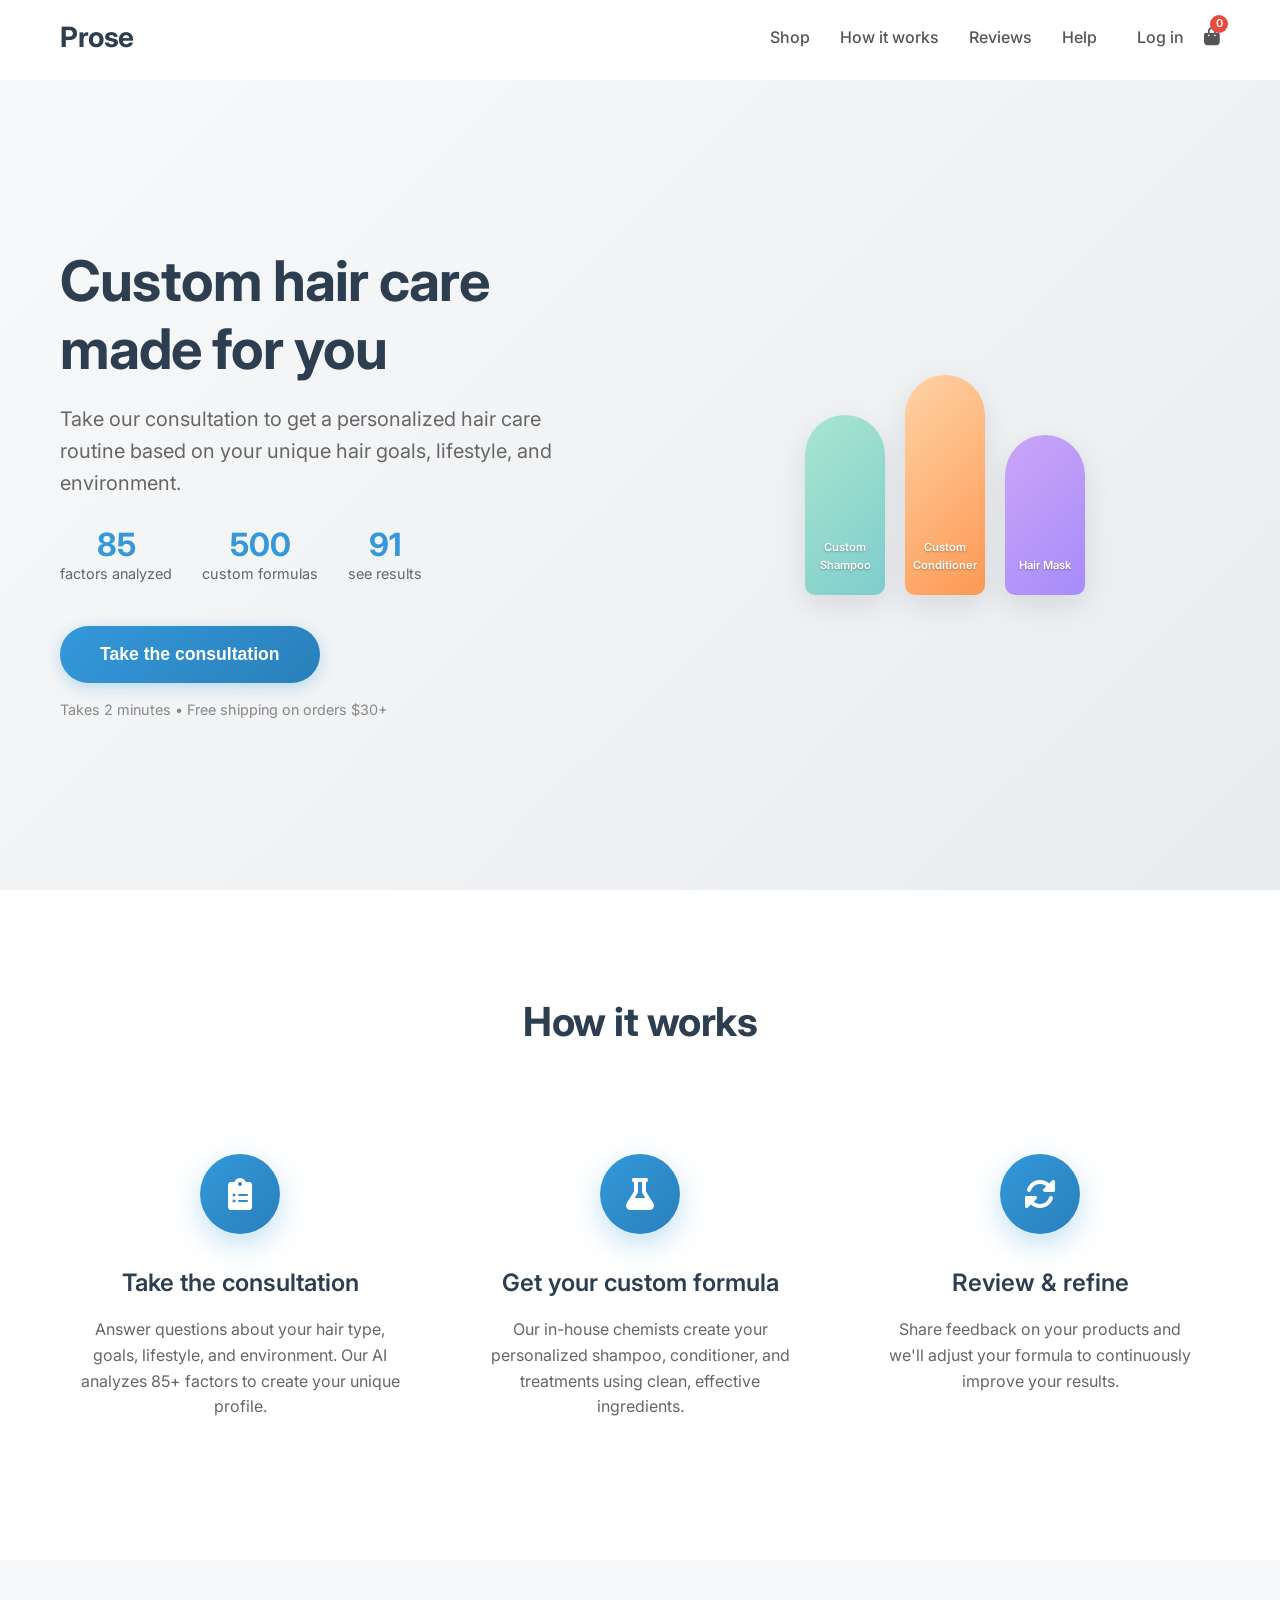
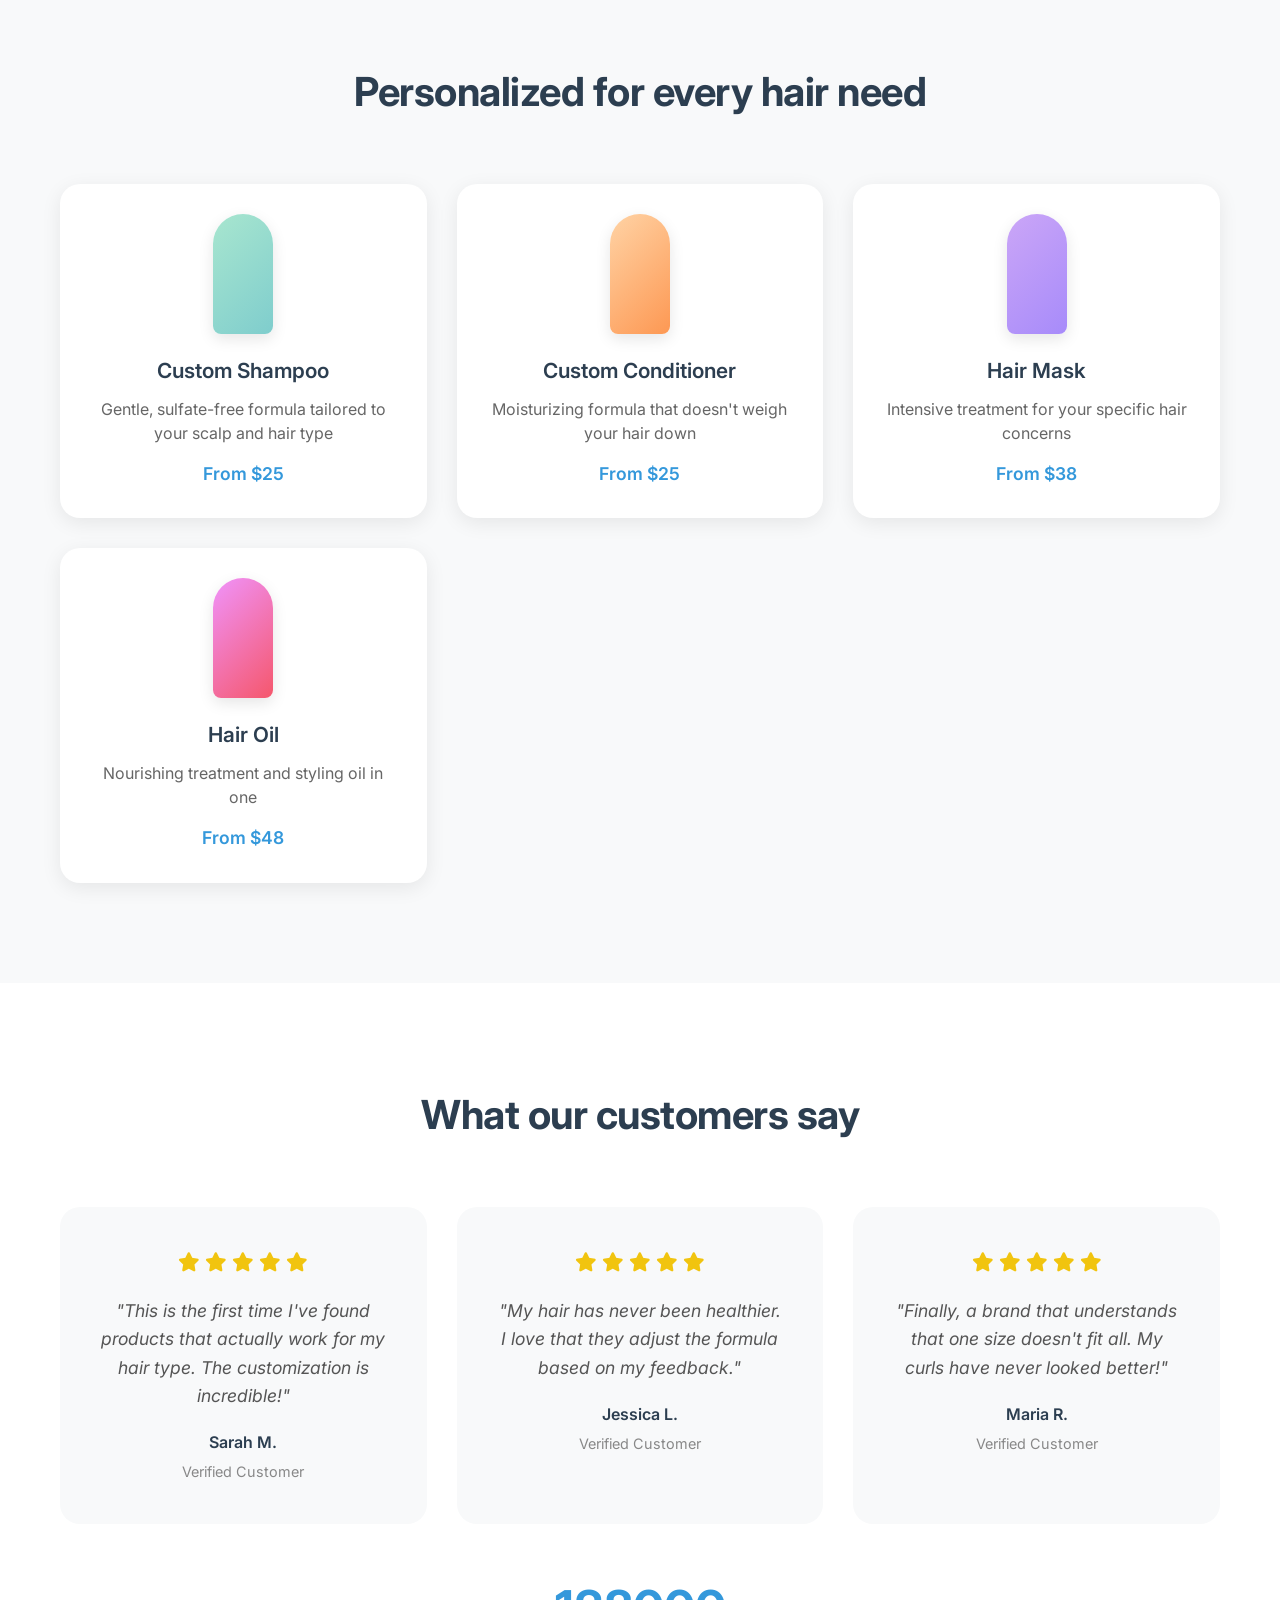
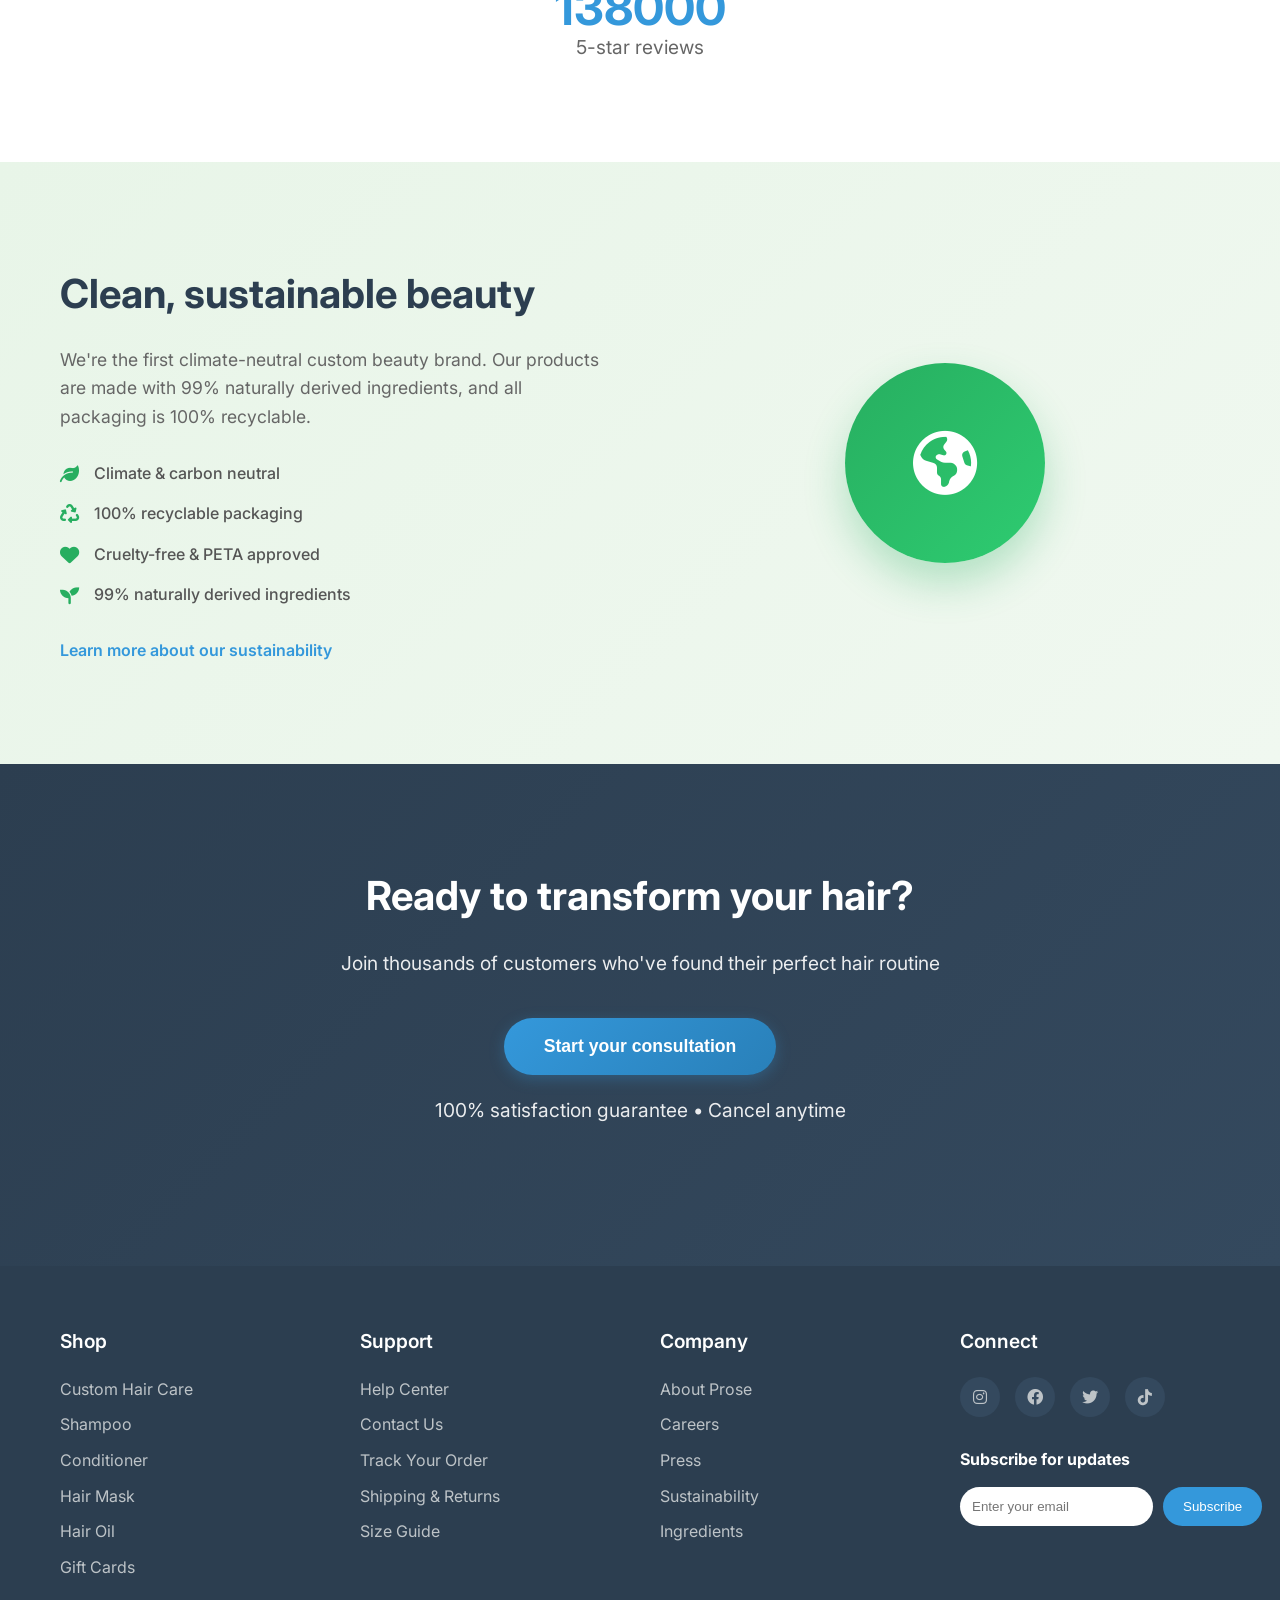
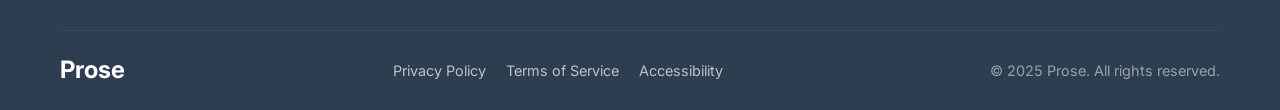
<file: index.html>
<!DOCTYPE html>
<html lang="en">
<head>
    <meta charset="UTF-8">
    <meta name="viewport" content="width=device-width, initial-scale=1.0">
    <title>Prose | Custom Hair Care Made for You</title>
    <link rel="stylesheet" href="styles.css">
    <link href="https://fonts.googleapis.com/css2?family=Inter:wght@300;400;500;600;700&display=swap" rel="stylesheet">
    <link rel="stylesheet" href="https://cdnjs.cloudflare.com/ajax/libs/font-awesome/6.0.0/css/all.min.css">
</head>
<body>
    <!-- Navigation -->
    <nav class="navbar">
        <div class="nav-container">
            <div class="nav-logo">
                <h2>Prose</h2>
            </div>
            <div class="nav-menu" id="nav-menu">
                <ul class="nav-list">
                    <li class="nav-item">
                        <a href="#" class="nav-link">Shop</a>
                    </li>
                    <li class="nav-item">
                        <a href="#" class="nav-link">How it works</a>
                    </li>
                    <li class="nav-item">
                        <a href="#" class="nav-link">Reviews</a>
                    </li>
                    <li class="nav-item">
                        <a href="#" class="nav-link">Help</a>
                    </li>
                </ul>
                <div class="nav-actions">
                    <a href="#" class="nav-link">Log in</a>
                    <div class="cart-icon">
                        <i class="fas fa-shopping-bag"></i>
                        <span class="cart-count">0</span>
                    </div>
                </div>
            </div>
            <div class="hamburger" id="hamburger">
                <span class="bar"></span>
                <span class="bar"></span>
                <span class="bar"></span>
            </div>
        </div>
    </nav>

    <!-- Hero Section -->
    <section class="hero">
        <div class="hero-container">
            <div class="hero-content">
                <h1 class="hero-title">Custom hair care made for you</h1>
                <p class="hero-subtitle">Take our consultation to get a personalized hair care routine based on your unique hair goals, lifestyle, and environment.</p>
                <div class="hero-stats">
                    <div class="stat">
                        <span class="stat-number">85+</span>
                        <span class="stat-text">factors analyzed</span>
                    </div>
                    <div class="stat">
                        <span class="stat-number">500K+</span>
                        <span class="stat-text">custom formulas</span>
                    </div>
                    <div class="stat">
                        <span class="stat-number">91%</span>
                        <span class="stat-text">see results</span>
                    </div>
                </div>
                <button class="cta-button" onclick="startConsultation()">Take the consultation</button>
                <p class="hero-note">Takes 2 minutes • Free shipping on orders $30+</p>
            </div>
            <div class="hero-image">
                <div class="product-showcase">
                    <div class="product-bottle product-1">
                        <div class="bottle-label">Custom Shampoo</div>
                    </div>
                    <div class="product-bottle product-2">
                        <div class="bottle-label">Custom Conditioner</div>
                    </div>
                    <div class="product-bottle product-3">
                        <div class="bottle-label">Hair Mask</div>
                    </div>
                </div>
            </div>
        </div>
    </section>

    <!-- How It Works -->
    <section class="how-it-works">
        <div class="container">
            <h2 class="section-title">How it works</h2>
            <div class="steps">
                <div class="step">
                    <div class="step-icon">
                        <i class="fas fa-clipboard-list"></i>
                    </div>
                    <h3>Take the consultation</h3>
                    <p>Answer questions about your hair type, goals, lifestyle, and environment. Our AI analyzes 85+ factors to create your unique profile.</p>
                </div>
                <div class="step">
                    <div class="step-icon">
                        <i class="fas fa-flask"></i>
                    </div>
                    <h3>Get your custom formula</h3>
                    <p>Our in-house chemists create your personalized shampoo, conditioner, and treatments using clean, effective ingredients.</p>
                </div>
                <div class="step">
                    <div class="step-icon">
                        <i class="fas fa-sync-alt"></i>
                    </div>
                    <h3>Review & refine</h3>
                    <p>Share feedback on your products and we'll adjust your formula to continuously improve your results.</p>
                </div>
            </div>
        </div>
    </section>

    <!-- Product Categories -->
    <section class="products">
        <div class="container">
            <h2 class="section-title">Personalized for every hair need</h2>
            <div class="product-grid">
                <div class="product-card">
                    <div class="product-image">
                        <div class="product-bottle-card shampoo"></div>
                    </div>
                    <h3>Custom Shampoo</h3>
                    <p>Gentle, sulfate-free formula tailored to your scalp and hair type</p>
                    <span class="price">From $25</span>
                </div>
                <div class="product-card">
                    <div class="product-image">
                        <div class="product-bottle-card conditioner"></div>
                    </div>
                    <h3>Custom Conditioner</h3>
                    <p>Moisturizing formula that doesn't weigh your hair down</p>
                    <span class="price">From $25</span>
                </div>
                <div class="product-card">
                    <div class="product-image">
                        <div class="product-bottle-card mask"></div>
                    </div>
                    <h3>Hair Mask</h3>
                    <p>Intensive treatment for your specific hair concerns</p>
                    <span class="price">From $38</span>
                </div>
                <div class="product-card">
                    <div class="product-image">
                        <div class="product-bottle-card oil"></div>
                    </div>
                    <h3>Hair Oil</h3>
                    <p>Nourishing treatment and styling oil in one</p>
                    <span class="price">From $48</span>
                </div>
            </div>
        </div>
    </section>

    <!-- Testimonials -->
    <section class="testimonials">
        <div class="container">
            <h2 class="section-title">What our customers say</h2>
            <div class="testimonial-grid">
                <div class="testimonial">
                    <div class="stars">
                        <i class="fas fa-star"></i>
                        <i class="fas fa-star"></i>
                        <i class="fas fa-star"></i>
                        <i class="fas fa-star"></i>
                        <i class="fas fa-star"></i>
                    </div>
                    <p>"This is the first time I've found products that actually work for my hair type. The customization is incredible!"</p>
                    <div class="customer">
                        <span class="name">Sarah M.</span>
                        <span class="verified">Verified Customer</span>
                    </div>
                </div>
                <div class="testimonial">
                    <div class="stars">
                        <i class="fas fa-star"></i>
                        <i class="fas fa-star"></i>
                        <i class="fas fa-star"></i>
                        <i class="fas fa-star"></i>
                        <i class="fas fa-star"></i>
                    </div>
                    <p>"My hair has never been healthier. I love that they adjust the formula based on my feedback."</p>
                    <div class="customer">
                        <span class="name">Jessica L.</span>
                        <span class="verified">Verified Customer</span>
                    </div>
                </div>
                <div class="testimonial">
                    <div class="stars">
                        <i class="fas fa-star"></i>
                        <i class="fas fa-star"></i>
                        <i class="fas fa-star"></i>
                        <i class="fas fa-star"></i>
                        <i class="fas fa-star"></i>
                    </div>
                    <p>"Finally, a brand that understands that one size doesn't fit all. My curls have never looked better!"</p>
                    <div class="customer">
                        <span class="name">Maria R.</span>
                        <span class="verified">Verified Customer</span>
                    </div>
                </div>
            </div>
            <div class="review-stats">
                <div class="stat-large">
                    <span class="number">345,000+</span>
                    <span class="text">5-star reviews</span>
                </div>
            </div>
        </div>
    </section>

    <!-- Sustainability -->
    <section class="sustainability">
        <div class="container">
            <div class="sustainability-content">
                <div class="sustainability-text">
                    <h2>Clean, sustainable beauty</h2>
                    <p>We're the first climate-neutral custom beauty brand. Our products are made with 99% naturally derived ingredients, and all packaging is 100% recyclable.</p>
                    <ul class="sustainability-features">
                        <li><i class="fas fa-leaf"></i> Climate & carbon neutral</li>
                        <li><i class="fas fa-recycle"></i> 100% recyclable packaging</li>
                        <li><i class="fas fa-heart"></i> Cruelty-free & PETA approved</li>
                        <li><i class="fas fa-seedling"></i> 99% naturally derived ingredients</li>
                    </ul>
                    <a href="#" class="learn-more">Learn more about our sustainability</a>
                </div>
                <div class="sustainability-image">
                    <div class="eco-graphic">
                        <i class="fas fa-globe-americas"></i>
                    </div>
                </div>
            </div>
        </div>
    </section>

    <!-- CTA Section -->
    <section class="cta-section">
        <div class="container">
            <div class="cta-content">
                <h2>Ready to transform your hair?</h2>
                <p>Join thousands of customers who've found their perfect hair routine</p>
                <button class="cta-button" onclick="startConsultation()">Start your consultation</button>
                <p class="cta-note">100% satisfaction guarantee • Cancel anytime</p>
            </div>
        </div>
    </section>

    <!-- Footer -->
    <footer class="footer">
        <div class="container">
            <div class="footer-content">
                <div class="footer-section">
                    <h3>Shop</h3>
                    <ul>
                        <li><a href="#">Custom Hair Care</a></li>
                        <li><a href="#">Shampoo</a></li>
                        <li><a href="#">Conditioner</a></li>
                        <li><a href="#">Hair Mask</a></li>
                        <li><a href="#">Hair Oil</a></li>
                        <li><a href="#">Gift Cards</a></li>
                    </ul>
                </div>
                <div class="footer-section">
                    <h3>Support</h3>
                    <ul>
                        <li><a href="#">Help Center</a></li>
                        <li><a href="#">Contact Us</a></li>
                        <li><a href="#">Track Your Order</a></li>
                        <li><a href="#">Shipping & Returns</a></li>
                        <li><a href="#">Size Guide</a></li>
                    </ul>
                </div>
                <div class="footer-section">
                    <h3>Company</h3>
                    <ul>
                        <li><a href="#">About Prose</a></li>
                        <li><a href="#">Careers</a></li>
                        <li><a href="#">Press</a></li>
                        <li><a href="#">Sustainability</a></li>
                        <li><a href="#">Ingredients</a></li>
                    </ul>
                </div>
                <div class="footer-section">
                    <h3>Connect</h3>
                    <div class="social-links">
                        <a href="#"><i class="fab fa-instagram"></i></a>
                        <a href="#"><i class="fab fa-facebook"></i></a>
                        <a href="#"><i class="fab fa-twitter"></i></a>
                        <a href="#"><i class="fab fa-tiktok"></i></a>
                    </div>
                    <div class="newsletter">
                        <h4>Subscribe for updates</h4>
                        <div class="newsletter-form">
                            <input type="email" placeholder="Enter your email">
                            <button type="submit">Subscribe</button>
                        </div>
                    </div>
                </div>
            </div>
            <div class="footer-bottom">
                <div class="footer-logo">
                    <h3>Prose</h3>
                </div>
                <div class="footer-legal">
                    <a href="#">Privacy Policy</a>
                    <a href="#">Terms of Service</a>
                    <a href="#">Accessibility</a>
                </div>
                <div class="footer-copyright">
                    <p>&copy; 2025 Prose. All rights reserved.</p>
                </div>
            </div>
        </div>
    </footer>

    <!-- Consultation Modal -->
    <div id="consultation-modal" class="modal">
        <div class="modal-content">
            <span class="close-modal">&times;</span>
            <h2>Start Your Custom Hair Journey</h2>
            <p>We'll ask you a few questions to create your personalized formula.</p>
            <form class="consultation-form">
                <div class="form-group">
                    <label>What's your hair type?</label>
                    <div class="radio-group">
                        <label><input type="radio" name="hair-type" value="straight"> Straight</label>
                        <label><input type="radio" name="hair-type" value="wavy"> Wavy</label>
                        <label><input type="radio" name="hair-type" value="curly"> Curly</label>
                        <label><input type="radio" name="hair-type" value="coily"> Coily</label>
                    </div>
                </div>
                <div class="form-group">
                    <label>What's your main hair concern?</label>
                    <select name="hair-concern">
                        <option value="">Select concern</option>
                        <option value="dryness">Dryness</option>
                        <option value="frizz">Frizz</option>
                        <option value="damage">Damage</option>
                        <option value="oily">Oily scalp</option>
                        <option value="thinning">Thinning</option>
                        <option value="color-protection">Color protection</option>
                    </select>
                </div>
                <div class="form-group">
                    <label>How often do you wash your hair?</label>
                    <select name="wash-frequency">
                        <option value="">Select frequency</option>
                        <option value="daily">Daily</option>
                        <option value="every-other-day">Every other day</option>
                        <option value="2-3-times-week">2-3 times per week</option>
                        <option value="weekly">Once a week</option>
                        <option value="less-than-weekly">Less than once a week</option>
                    </select>
                </div>
                <button type="submit" class="form-submit">Continue Consultation</button>
            </form>
        </div>
    </div>

    <script src="script.js"></script>
</body>
</html>
</file>
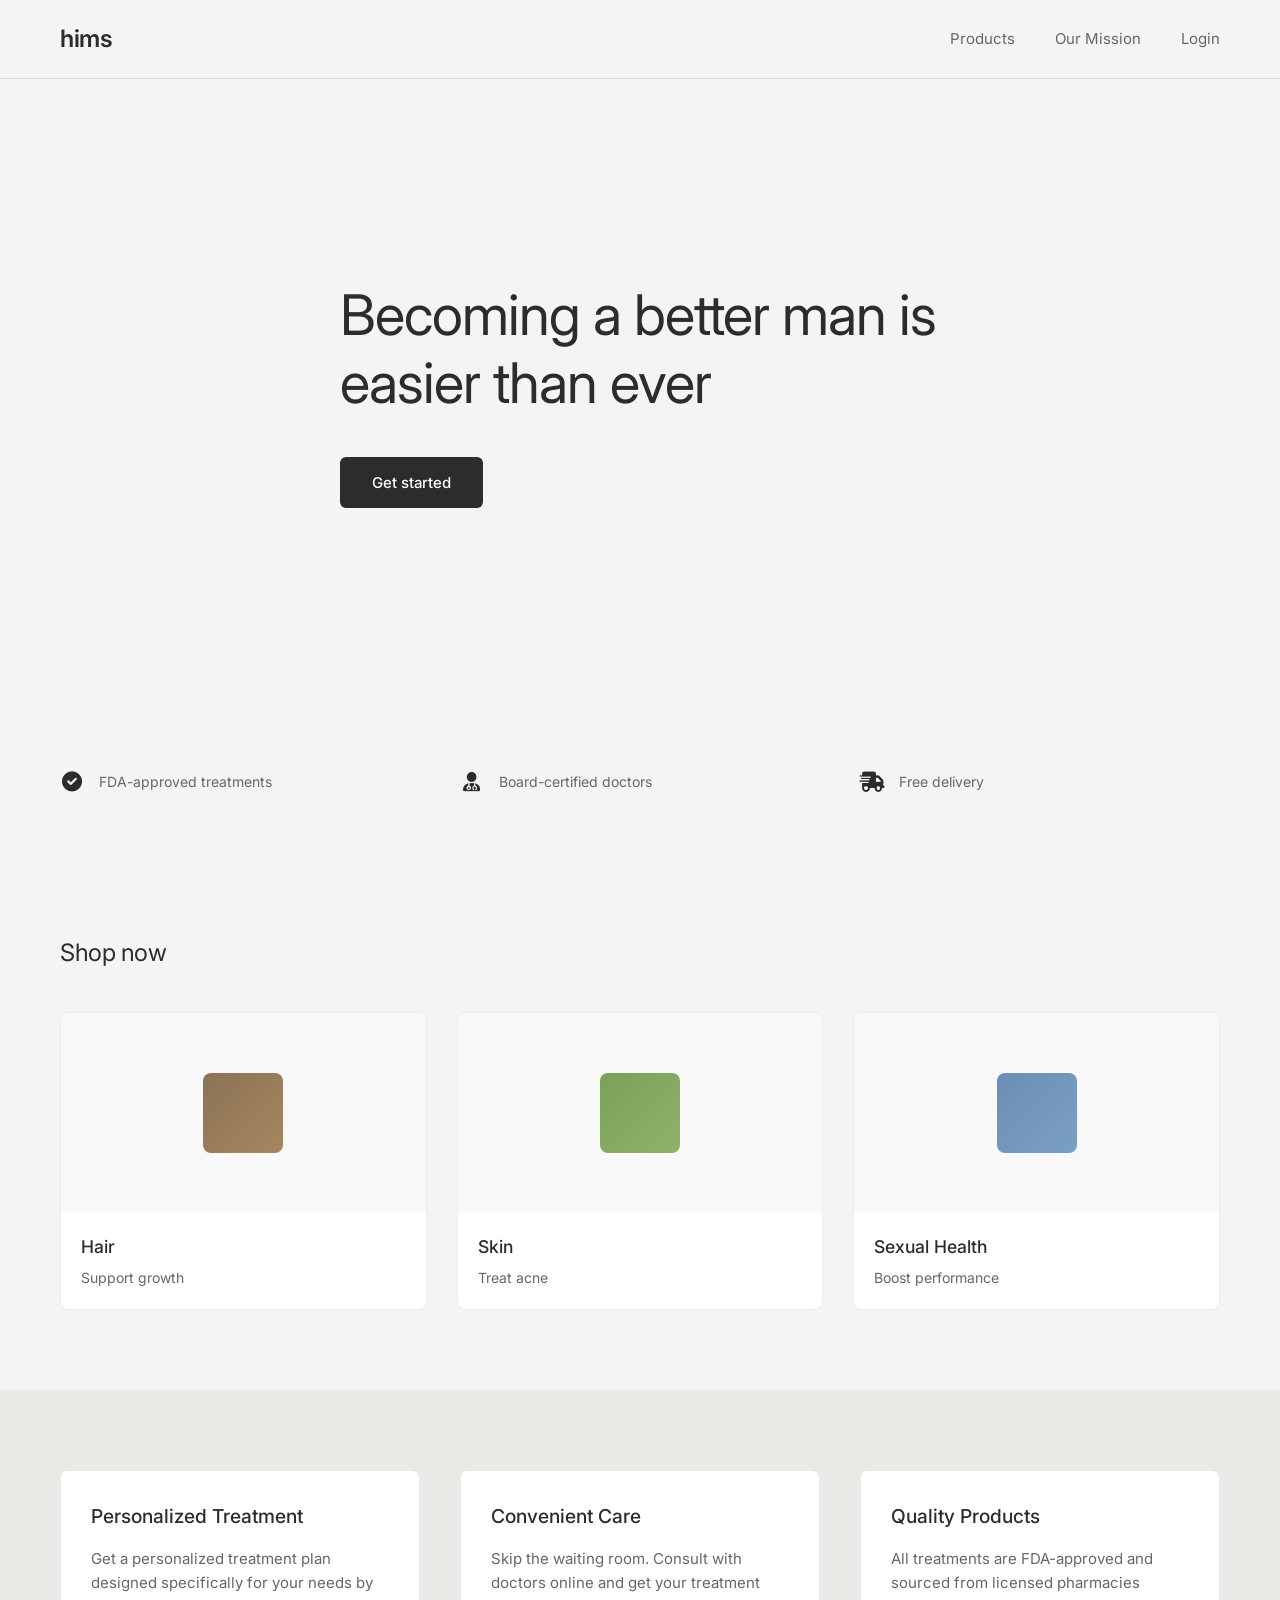
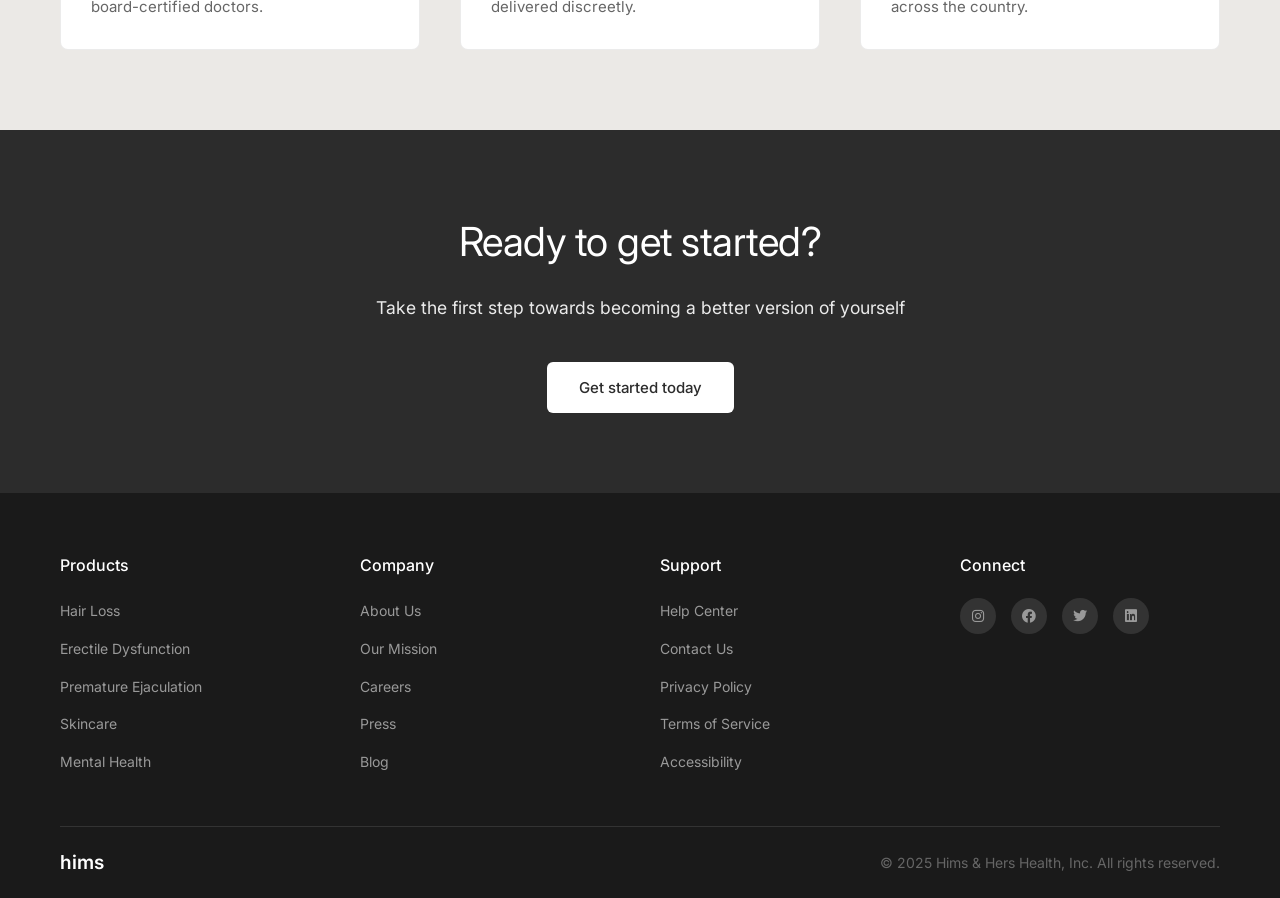
<file: hims.html>
<!DOCTYPE html>
<html lang="en">
<head>
    <meta charset="UTF-8">
    <meta name="viewport" content="width=device-width, initial-scale=1.0">
    <title>hims | Becoming a better man is easier than ever</title>
    <link rel="stylesheet" href="hims-styles.css">
    <link href="https://fonts.googleapis.com/css2?family=Inter:wght@300;400;500;600;700&display=swap" rel="stylesheet">
    <link rel="stylesheet" href="https://cdnjs.cloudflare.com/ajax/libs/font-awesome/6.0.0/css/all.min.css">
</head>
<body>
    <!-- Navigation -->
    <nav class="navbar">
        <div class="nav-container">
            <div class="nav-logo">
                <h2>hims</h2>
            </div>
            <div class="nav-menu" id="nav-menu">
                <ul class="nav-list">
                    <li class="nav-item">
                        <a href="#" class="nav-link">Products</a>
                    </li>
                    <li class="nav-item">
                        <a href="#" class="nav-link">Our Mission</a>
                    </li>
                    <li class="nav-item">
                        <a href="#" class="nav-link">Login</a>
                    </li>
                </ul>
            </div>
            <div class="hamburger" id="hamburger">
                <span class="bar"></span>
                <span class="bar"></span>
                <span class="bar"></span>
            </div>
        </div>
    </nav>

    <!-- Hero Section -->
    <section class="hero">
        <div class="hero-container">
            <div class="hero-content">
                <h1 class="hero-title">Becoming a better man is easier than ever</h1>
                <button class="cta-button">Get started</button>
            </div>
        </div>
    </section>

    <!-- Features Section -->
    <section class="features">
        <div class="container">
            <div class="features-grid">
                <div class="feature">
                    <div class="feature-icon">
                        <i class="fas fa-check-circle"></i>
                    </div>
                    <div class="feature-content">
                        <h3>FDA-approved treatments</h3>
                    </div>
                </div>
                <div class="feature">
                    <div class="feature-icon">
                        <i class="fas fa-user-md"></i>
                    </div>
                    <div class="feature-content">
                        <h3>Board-certified doctors</h3>
                    </div>
                </div>
                <div class="feature">
                    <div class="feature-icon">
                        <i class="fas fa-shipping-fast"></i>
                    </div>
                    <div class="feature-content">
                        <h3>Free delivery</h3>
                    </div>
                </div>
            </div>
        </div>
    </section>

    <!-- Shop Section -->
    <section class="shop">
        <div class="container">
            <h2 class="section-title">Shop now</h2>
            <div class="product-grid">
                <div class="product-card">
                    <div class="product-image">
                        <div class="product-placeholder hair"></div>
                    </div>
                    <div class="product-info">
                        <h3>Hair</h3>
                        <p>Support growth</p>
                    </div>
                </div>
                <div class="product-card">
                    <div class="product-image">
                        <div class="product-placeholder skin"></div>
                    </div>
                    <div class="product-info">
                        <h3>Skin</h3>
                        <p>Treat acne</p>
                    </div>
                </div>
                <div class="product-card">
                    <div class="product-image">
                        <div class="product-placeholder sexual-health"></div>
                    </div>
                    <div class="product-info">
                        <h3>Sexual Health</h3>
                        <p>Boost performance</p>
                    </div>
                </div>
            </div>
        </div>
    </section>

    <!-- Additional Information Section -->
    <section class="info-section">
        <div class="container">
            <div class="info-grid">
                <div class="info-card">
                    <h3>Personalized Treatment</h3>
                    <p>Get a personalized treatment plan designed specifically for your needs by board-certified doctors.</p>
                </div>
                <div class="info-card">
                    <h3>Convenient Care</h3>
                    <p>Skip the waiting room. Consult with doctors online and get your treatment delivered discreetly.</p>
                </div>
                <div class="info-card">
                    <h3>Quality Products</h3>
                    <p>All treatments are FDA-approved and sourced from licensed pharmacies across the country.</p>
                </div>
            </div>
        </div>
    </section>

    <!-- CTA Section -->
    <section class="cta-section">
        <div class="container">
            <div class="cta-content">
                <h2>Ready to get started?</h2>
                <p>Take the first step towards becoming a better version of yourself</p>
                <button class="cta-button">Get started today</button>
            </div>
        </div>
    </section>

    <!-- Footer -->
    <footer class="footer">
        <div class="container">
            <div class="footer-content">
                <div class="footer-section">
                    <h3>Products</h3>
                    <ul>
                        <li><a href="#">Hair Loss</a></li>
                        <li><a href="#">Erectile Dysfunction</a></li>
                        <li><a href="#">Premature Ejaculation</a></li>
                        <li><a href="#">Skincare</a></li>
                        <li><a href="#">Mental Health</a></li>
                    </ul>
                </div>
                <div class="footer-section">
                    <h3>Company</h3>
                    <ul>
                        <li><a href="#">About Us</a></li>
                        <li><a href="#">Our Mission</a></li>
                        <li><a href="#">Careers</a></li>
                        <li><a href="#">Press</a></li>
                        <li><a href="#">Blog</a></li>
                    </ul>
                </div>
                <div class="footer-section">
                    <h3>Support</h3>
                    <ul>
                        <li><a href="#">Help Center</a></li>
                        <li><a href="#">Contact Us</a></li>
                        <li><a href="#">Privacy Policy</a></li>
                        <li><a href="#">Terms of Service</a></li>
                        <li><a href="#">Accessibility</a></li>
                    </ul>
                </div>
                <div class="footer-section">
                    <h3>Connect</h3>
                    <div class="social-links">
                        <a href="#"><i class="fab fa-instagram"></i></a>
                        <a href="#"><i class="fab fa-facebook"></i></a>
                        <a href="#"><i class="fab fa-twitter"></i></a>
                        <a href="#"><i class="fab fa-linkedin"></i></a>
                    </div>
                </div>
            </div>
            <div class="footer-bottom">
                <div class="footer-logo">
                    <h3>hims</h3>
                </div>
                <div class="footer-copyright">
                    <p>&copy; 2025 Hims & Hers Health, Inc. All rights reserved.</p>
                </div>
            </div>
        </div>
    </footer>

    <script src="hims-script.js"></script>
</body>
</html>
</file>
<file: styles.css>
/* Reset and Base Styles */
* {
    margin: 0;
    padding: 0;
    box-sizing: border-box;
}

body {
    font-family: 'Inter', sans-serif;
    line-height: 1.6;
    color: #333;
    overflow-x: hidden;
}

.container {
    max-width: 1200px;
    margin: 0 auto;
    padding: 0 20px;
}

/* Navigation */
.navbar {
    position: fixed;
    top: 0;
    width: 100%;
    background: rgba(255, 255, 255, 0.95);
    backdrop-filter: blur(10px);
    z-index: 1000;
    padding: 15px 0;
    transition: all 0.3s ease;
}

.nav-container {
    max-width: 1200px;
    margin: 0 auto;
    padding: 0 20px;
    display: flex;
    justify-content: space-between;
    align-items: center;
}

.nav-logo h2 {
    font-size: 28px;
    font-weight: 700;
    color: #2c3e50;
    letter-spacing: -0.5px;
}

.nav-menu {
    display: flex;
    align-items: center;
    gap: 40px;
}

.nav-list {
    display: flex;
    list-style: none;
    gap: 30px;
    margin: 0;
}

.nav-link {
    text-decoration: none;
    color: #555;
    font-weight: 500;
    transition: color 0.3s ease;
    position: relative;
}

.nav-link:hover {
    color: #2c3e50;
}

.nav-link::after {
    content: '';
    position: absolute;
    bottom: -5px;
    left: 0;
    width: 0;
    height: 2px;
    background: #3498db;
    transition: width 0.3s ease;
}

.nav-link:hover::after {
    width: 100%;
}

.nav-actions {
    display: flex;
    align-items: center;
    gap: 20px;
}

.cart-icon {
    position: relative;
    cursor: pointer;
    font-size: 18px;
    color: #555;
    transition: color 0.3s ease;
}

.cart-icon:hover {
    color: #2c3e50;
}

.cart-count {
    position: absolute;
    top: -8px;
    right: -8px;
    background: #e74c3c;
    color: white;
    border-radius: 50%;
    width: 18px;
    height: 18px;
    font-size: 11px;
    display: flex;
    align-items: center;
    justify-content: center;
    font-weight: 600;
}

.hamburger {
    display: none;
    flex-direction: column;
    cursor: pointer;
}

.bar {
    width: 25px;
    height: 3px;
    background: #333;
    margin: 3px 0;
    transition: 0.3s;
}

/* Hero Section */
.hero {
    margin-top: 80px;
    padding: 80px 0;
    background: linear-gradient(135deg, #f8f9fa 0%, #e9ecef 100%);
    min-height: 90vh;
    display: flex;
    align-items: center;
}

.hero-container {
    max-width: 1200px;
    margin: 0 auto;
    padding: 0 20px;
    display: grid;
    grid-template-columns: 1fr 1fr;
    gap: 60px;
    align-items: center;
}

.hero-title {
    font-size: 3.5rem;
    font-weight: 700;
    color: #2c3e50;
    line-height: 1.2;
    margin-bottom: 20px;
    letter-spacing: -1px;
}

.hero-subtitle {
    font-size: 1.25rem;
    color: #666;
    margin-bottom: 30px;
    line-height: 1.6;
}

.hero-stats {
    display: flex;
    gap: 30px;
    margin-bottom: 40px;
}

.stat {
    text-align: center;
}

.stat-number {
    display: block;
    font-size: 2rem;
    font-weight: 700;
    color: #3498db;
    line-height: 1;
}

.stat-text {
    font-size: 0.9rem;
    color: #666;
    margin-top: 5px;
}

.cta-button {
    background: linear-gradient(135deg, #3498db 0%, #2980b9 100%);
    color: white;
    border: none;
    padding: 18px 40px;
    font-size: 1.1rem;
    font-weight: 600;
    border-radius: 50px;
    cursor: pointer;
    transition: all 0.3s ease;
    box-shadow: 0 4px 15px rgba(52, 152, 219, 0.3);
}

.cta-button:hover {
    transform: translateY(-2px);
    box-shadow: 0 6px 20px rgba(52, 152, 219, 0.4);
}

.hero-note {
    margin-top: 15px;
    font-size: 0.9rem;
    color: #888;
}

.hero-image {
    display: flex;
    justify-content: center;
    align-items: center;
}

.product-showcase {
    display: flex;
    gap: 20px;
    align-items: flex-end;
}

.product-bottle {
    width: 80px;
    height: 200px;
    border-radius: 40px 40px 10px 10px;
    position: relative;
    display: flex;
    align-items: flex-end;
    justify-content: center;
    padding-bottom: 20px;
    box-shadow: 0 10px 30px rgba(0, 0, 0, 0.1);
    transition: transform 0.3s ease;
}

.product-bottle:hover {
    transform: translateY(-10px);
}

.product-1 {
    background: linear-gradient(135deg, #a8e6cf 0%, #7fcdcd 100%);
    height: 180px;
}

.product-2 {
    background: linear-gradient(135deg, #ffd3a5 0%, #fd9853 100%);
    height: 220px;
}

.product-3 {
    background: linear-gradient(135deg, #cba6f7 0%, #a78bfa 100%);
    height: 160px;
}

.bottle-label {
    font-size: 0.7rem;
    font-weight: 600;
    color: white;
    text-align: center;
    text-shadow: 0 1px 2px rgba(0, 0, 0, 0.3);
}

/* Section Titles */
.section-title {
    font-size: 2.5rem;
    font-weight: 700;
    color: #2c3e50;
    text-align: center;
    margin-bottom: 60px;
    letter-spacing: -0.5px;
}

/* How It Works */
.how-it-works {
    padding: 100px 0;
    background: white;
}

.steps {
    display: grid;
    grid-template-columns: repeat(auto-fit, minmax(300px, 1fr));
    gap: 40px;
}

.step {
    text-align: center;
    padding: 40px 20px;
    border-radius: 20px;
    transition: transform 0.3s ease;
}

.step:hover {
    transform: translateY(-5px);
}

.step-icon {
    width: 80px;
    height: 80px;
    background: linear-gradient(135deg, #3498db 0%, #2980b9 100%);
    border-radius: 50%;
    display: flex;
    align-items: center;
    justify-content: center;
    margin: 0 auto 30px;
    font-size: 2rem;
    color: white;
    box-shadow: 0 10px 30px rgba(52, 152, 219, 0.3);
}

.step h3 {
    font-size: 1.5rem;
    font-weight: 600;
    color: #2c3e50;
    margin-bottom: 15px;
}

.step p {
    color: #666;
    line-height: 1.6;
}

/* Products */
.products {
    padding: 100px 0;
    background: #f8f9fa;
}

.product-grid {
    display: grid;
    grid-template-columns: repeat(auto-fit, minmax(280px, 1fr));
    gap: 30px;
}

.product-card {
    background: white;
    border-radius: 20px;
    padding: 30px;
    text-align: center;
    transition: all 0.3s ease;
    box-shadow: 0 5px 20px rgba(0, 0, 0, 0.08);
}

.product-card:hover {
    transform: translateY(-10px);
    box-shadow: 0 15px 40px rgba(0, 0, 0, 0.15);
}

.product-image {
    margin-bottom: 20px;
    display: flex;
    justify-content: center;
}

.product-bottle-card {
    width: 60px;
    height: 120px;
    border-radius: 30px 30px 8px 8px;
    box-shadow: 0 5px 15px rgba(0, 0, 0, 0.1);
}

.product-bottle-card.shampoo {
    background: linear-gradient(135deg, #a8e6cf 0%, #7fcdcd 100%);
}

.product-bottle-card.conditioner {
    background: linear-gradient(135deg, #ffd3a5 0%, #fd9853 100%);
}

.product-bottle-card.mask {
    background: linear-gradient(135deg, #cba6f7 0%, #a78bfa 100%);
}

.product-bottle-card.oil {
    background: linear-gradient(135deg, #f093fb 0%, #f5576c 100%);
}

.product-card h3 {
    font-size: 1.3rem;
    font-weight: 600;
    color: #2c3e50;
    margin-bottom: 10px;
}

.product-card p {
    color: #666;
    margin-bottom: 15px;
    line-height: 1.5;
}

.price {
    font-size: 1.1rem;
    font-weight: 600;
    color: #3498db;
}

/* Testimonials */
.testimonials {
    padding: 100px 0;
    background: white;
}

.testimonial-grid {
    display: grid;
    grid-template-columns: repeat(auto-fit, minmax(350px, 1fr));
    gap: 30px;
    margin-bottom: 60px;
}

.testimonial {
    background: #f8f9fa;
    border-radius: 20px;
    padding: 40px;
    text-align: center;
    transition: transform 0.3s ease;
}

.testimonial:hover {
    transform: translateY(-5px);
}

.stars {
    margin-bottom: 20px;
    color: #f1c40f;
    font-size: 1.2rem;
}

.testimonial p {
    font-size: 1.1rem;
    color: #555;
    line-height: 1.6;
    margin-bottom: 20px;
    font-style: italic;
}

.customer {
    display: flex;
    flex-direction: column;
    gap: 5px;
}

.name {
    font-weight: 600;
    color: #2c3e50;
}

.verified {
    font-size: 0.9rem;
    color: #888;
}

.review-stats {
    text-align: center;
}

.stat-large .number {
    font-size: 3rem;
    font-weight: 700;
    color: #3498db;
    display: block;
    line-height: 1;
}

.stat-large .text {
    font-size: 1.2rem;
    color: #666;
    margin-top: 10px;
}

/* Sustainability */
.sustainability {
    padding: 100px 0;
    background: linear-gradient(135deg, #e8f5e8 0%, #f0f8f0 100%);
}

.sustainability-content {
    display: grid;
    grid-template-columns: 1fr 1fr;
    gap: 60px;
    align-items: center;
}

.sustainability-text h2 {
    font-size: 2.5rem;
    font-weight: 700;
    color: #2c3e50;
    margin-bottom: 20px;
}

.sustainability-text p {
    font-size: 1.1rem;
    color: #666;
    line-height: 1.6;
    margin-bottom: 30px;
}

.sustainability-features {
    list-style: none;
    margin-bottom: 30px;
}

.sustainability-features li {
    display: flex;
    align-items: center;
    gap: 15px;
    margin-bottom: 15px;
    font-weight: 500;
    color: #555;
}

.sustainability-features i {
    color: #27ae60;
    font-size: 1.2rem;
}

.learn-more {
    color: #3498db;
    text-decoration: none;
    font-weight: 600;
    border-bottom: 2px solid transparent;
    transition: border-color 0.3s ease;
}

.learn-more:hover {
    border-color: #3498db;
}

.sustainability-image {
    display: flex;
    justify-content: center;
    align-items: center;
}

.eco-graphic {
    width: 200px;
    height: 200px;
    background: linear-gradient(135deg, #27ae60 0%, #2ecc71 100%);
    border-radius: 50%;
    display: flex;
    align-items: center;
    justify-content: center;
    font-size: 4rem;
    color: white;
    box-shadow: 0 20px 40px rgba(39, 174, 96, 0.3);
    animation: float 3s ease-in-out infinite;
}

@keyframes float {
    0%, 100% { transform: translateY(0px); }
    50% { transform: translateY(-10px); }
}

/* CTA Section */
.cta-section {
    padding: 100px 0;
    background: linear-gradient(135deg, #2c3e50 0%, #34495e 100%);
    color: white;
    text-align: center;
}

.cta-content h2 {
    font-size: 2.5rem;
    font-weight: 700;
    margin-bottom: 20px;
}

.cta-content p {
    font-size: 1.2rem;
    margin-bottom: 40px;
    opacity: 0.9;
}

.cta-note {
    margin-top: 20px;
    font-size: 0.9rem;
    opacity: 0.8;
}

/* Footer */
.footer {
    background: #2c3e50;
    color: white;
    padding: 60px 0 20px;
}

.footer-content {
    display: grid;
    grid-template-columns: repeat(auto-fit, minmax(250px, 1fr));
    gap: 40px;
    margin-bottom: 40px;
}

.footer-section h3 {
    font-size: 1.2rem;
    font-weight: 600;
    margin-bottom: 20px;
}

.footer-section ul {
    list-style: none;
}

.footer-section li {
    margin-bottom: 10px;
}

.footer-section a {
    color: #bdc3c7;
    text-decoration: none;
    transition: color 0.3s ease;
}

.footer-section a:hover {
    color: white;
}

.social-links {
    display: flex;
    gap: 15px;
    margin-bottom: 30px;
}

.social-links a {
    width: 40px;
    height: 40px;
    background: #34495e;
    border-radius: 50%;
    display: flex;
    align-items: center;
    justify-content: center;
    transition: all 0.3s ease;
}

.social-links a:hover {
    background: #3498db;
    transform: translateY(-2px);
}

.newsletter h4 {
    font-size: 1rem;
    margin-bottom: 15px;
}

.newsletter-form {
    display: flex;
    gap: 10px;
}

.newsletter-form input {
    flex: 1;
    padding: 12px;
    border: none;
    border-radius: 25px;
    outline: none;
}

.newsletter-form button {
    background: #3498db;
    color: white;
    border: none;
    padding: 12px 20px;
    border-radius: 25px;
    cursor: pointer;
    transition: background 0.3s ease;
}

.newsletter-form button:hover {
    background: #2980b9;
}

.footer-bottom {
    border-top: 1px solid #34495e;
    padding-top: 20px;
    display: flex;
    justify-content: space-between;
    align-items: center;
    flex-wrap: wrap;
    gap: 20px;
}

.footer-logo h3 {
    font-size: 1.5rem;
}

.footer-legal {
    display: flex;
    gap: 20px;
}

.footer-legal a {
    color: #bdc3c7;
    text-decoration: none;
    font-size: 0.9rem;
}

.footer-copyright {
    font-size: 0.9rem;
    color: #95a5a6;
}

/* Modal */
.modal {
    display: none;
    position: fixed;
    top: 0;
    left: 0;
    width: 100%;
    height: 100%;
    background: rgba(0, 0, 0, 0.8);
    z-index: 2000;
    backdrop-filter: blur(5px);
}

.modal-content {
    position: absolute;
    top: 50%;
    left: 50%;
    transform: translate(-50%, -50%);
    background: white;
    border-radius: 20px;
    padding: 40px;
    max-width: 500px;
    width: 90%;
    max-height: 80vh;
    overflow-y: auto;
}

.close-modal {
    position: absolute;
    top: 15px;
    right: 20px;
    font-size: 28px;
    cursor: pointer;
    color: #999;
    transition: color 0.3s ease;
}

.close-modal:hover {
    color: #333;
}

.modal-content h2 {
    font-size: 1.8rem;
    font-weight: 700;
    color: #2c3e50;
    margin-bottom: 10px;
}

.modal-content p {
    color: #666;
    margin-bottom: 30px;
}

.form-group {
    margin-bottom: 25px;
}

.form-group label {
    display: block;
    font-weight: 600;
    color: #2c3e50;
    margin-bottom: 10px;
}

.radio-group {
    display: grid;
    grid-template-columns: 1fr 1fr;
    gap: 10px;
}

.radio-group label {
    display: flex;
    align-items: center;
    gap: 8px;
    font-weight: 400;
    cursor: pointer;
    padding: 10px;
    border-radius: 8px;
    transition: background 0.3s ease;
}

.radio-group label:hover {
    background: #f8f9fa;
}

.form-group select {
    width: 100%;
    padding: 12px;
    border: 2px solid #e0e0e0;
    border-radius: 8px;
    font-size: 1rem;
    outline: none;
    transition: border-color 0.3s ease;
}

.form-group select:focus {
    border-color: #3498db;
}

.form-submit {
    width: 100%;
    background: linear-gradient(135deg, #3498db 0%, #2980b9 100%);
    color: white;
    border: none;
    padding: 15px;
    font-size: 1.1rem;
    font-weight: 600;
    border-radius: 10px;
    cursor: pointer;
    transition: all 0.3s ease;
}

.form-submit:hover {
    transform: translateY(-2px);
    box-shadow: 0 5px 15px rgba(52, 152, 219, 0.3);
}

/* Responsive Design */
@media (max-width: 768px) {
    .hamburger {
        display: flex;
    }
    
    .nav-menu {
        position: fixed;
        left: -100%;
        top: 70px;
        flex-direction: column;
        background: white;
        width: 100%;
        text-align: center;
        transition: 0.3s;
        box-shadow: 0 10px 27px rgba(0, 0, 0, 0.05);
        padding: 20px 0;
    }
    
    .nav-menu.active {
        left: 0;
    }
    
    .nav-list {
        flex-direction: column;
        gap: 15px;
    }
    
    .hero-container {
        grid-template-columns: 1fr;
        text-align: center;
        gap: 40px;
    }
    
    .hero-title {
        font-size: 2.5rem;
    }
    
    .hero-stats {
        justify-content: center;
    }
    
    .section-title {
        font-size: 2rem;
    }
    
    .sustainability-content {
        grid-template-columns: 1fr;
        text-align: center;
    }
    
    .footer-bottom {
        flex-direction: column;
        text-align: center;
    }
    
    .newsletter-form {
        flex-direction: column;
    }
    
    .radio-group {
        grid-template-columns: 1fr;
    }
}

@media (max-width: 480px) {
    .hero-title {
        font-size: 2rem;
    }
    
    .hero-stats {
        flex-direction: column;
        gap: 20px;
    }
    
    .modal-content {
        padding: 20px;
        margin: 20px;
    }
}
</file>
<file: hims-styles.css>
/* Reset and Base Styles */
* {
    margin: 0;
    padding: 0;
    box-sizing: border-box;
}

body {
    font-family: 'Inter', sans-serif;
    line-height: 1.6;
    color: #333;
    background-color: #f5f4f2;
    overflow-x: hidden;
}

.container {
    max-width: 1200px;
    margin: 0 auto;
    padding: 0 20px;
}

/* Navigation */
.navbar {
    position: fixed;
    top: 0;
    width: 100%;
    background: rgba(245, 244, 242, 0.95);
    backdrop-filter: blur(10px);
    z-index: 1000;
    padding: 20px 0;
    transition: all 0.3s ease;
    border-bottom: 1px solid rgba(0, 0, 0, 0.1);
}

.nav-container {
    max-width: 1200px;
    margin: 0 auto;
    padding: 0 20px;
    display: flex;
    justify-content: space-between;
    align-items: center;
}

.nav-logo h2 {
    font-size: 24px;
    font-weight: 600;
    color: #2c2c2c;
    letter-spacing: -0.5px;
}

.nav-menu {
    display: flex;
    align-items: center;
}

.nav-list {
    display: flex;
    list-style: none;
    gap: 40px;
    margin: 0;
}

.nav-link {
    text-decoration: none;
    color: #666;
    font-weight: 400;
    font-size: 15px;
    transition: color 0.3s ease;
    position: relative;
}

.nav-link:hover {
    color: #2c2c2c;
}

.hamburger {
    display: none;
    flex-direction: column;
    cursor: pointer;
}

.bar {
    width: 25px;
    height: 2px;
    background: #2c2c2c;
    margin: 3px 0;
    transition: 0.3s;
}

/* Hero Section */
.hero {
    margin-top: 80px;
    padding: 120px 0;
    background: #f5f4f2;
    min-height: 70vh;
    display: flex;
    align-items: center;
}

.hero-container {
    max-width: 1200px;
    margin: 0 auto;
    padding: 0 20px;
    text-align: left;
}

.hero-title {
    font-size: 3.5rem;
    font-weight: 400;
    color: #2c2c2c;
    line-height: 1.2;
    margin-bottom: 40px;
    letter-spacing: -1px;
    max-width: 600px;
}

.cta-button {
    background: #2c2c2c;
    color: white;
    border: none;
    padding: 16px 32px;
    font-size: 15px;
    font-weight: 500;
    border-radius: 6px;
    cursor: pointer;
    transition: all 0.3s ease;
    font-family: 'Inter', sans-serif;
}

.cta-button:hover {
    background: #1a1a1a;
    transform: translateY(-1px);
}

/* Features Section */
.features {
    padding: 60px 0;
    background: #f5f4f2;
}

.features-grid {
    display: grid;
    grid-template-columns: repeat(auto-fit, minmax(250px, 1fr));
    gap: 40px;
}

.feature {
    display: flex;
    align-items: center;
    gap: 15px;
}

.feature-icon {
    width: 24px;
    height: 24px;
    display: flex;
    align-items: center;
    justify-content: center;
    color: #2c2c2c;
    font-size: 20px;
}

.feature-content h3 {
    font-size: 14px;
    font-weight: 400;
    color: #666;
    margin: 0;
}

/* Shop Section */
.shop {
    padding: 80px 0;
    background: #f5f4f2;
}

.section-title {
    font-size: 1.5rem;
    font-weight: 400;
    color: #2c2c2c;
    margin-bottom: 40px;
    letter-spacing: -0.5px;
}

.product-grid {
    display: grid;
    grid-template-columns: repeat(auto-fit, minmax(280px, 1fr));
    gap: 30px;
}

.product-card {
    background: white;
    border-radius: 8px;
    overflow: hidden;
    transition: all 0.3s ease;
    border: 1px solid rgba(0, 0, 0, 0.08);
}

.product-card:hover {
    transform: translateY(-4px);
    box-shadow: 0 8px 25px rgba(0, 0, 0, 0.1);
}

.product-image {
    height: 200px;
    display: flex;
    align-items: center;
    justify-content: center;
    background: #f8f8f8;
}

.product-placeholder {
    width: 80px;
    height: 80px;
    border-radius: 8px;
    background: #e0e0e0;
}

.product-placeholder.hair {
    background: linear-gradient(135deg, #8b7355 0%, #a68660 100%);
}

.product-placeholder.skin {
    background: linear-gradient(135deg, #7ba05b 0%, #8db36b 100%);
}

.product-placeholder.sexual-health {
    background: linear-gradient(135deg, #6b8db3 0%, #7ba0c7 100%);
}

.product-info {
    padding: 20px;
    text-align: left;
}

.product-info h3 {
    font-size: 1.1rem;
    font-weight: 500;
    color: #2c2c2c;
    margin-bottom: 5px;
}

.product-info p {
    font-size: 14px;
    color: #666;
    margin: 0;
}

/* Info Section */
.info-section {
    padding: 80px 0;
    background: #ebe9e6;
}

.info-grid {
    display: grid;
    grid-template-columns: repeat(auto-fit, minmax(300px, 1fr));
    gap: 40px;
}

.info-card {
    background: white;
    padding: 30px;
    border-radius: 8px;
    border: 1px solid rgba(0, 0, 0, 0.08);
}

.info-card h3 {
    font-size: 1.2rem;
    font-weight: 500;
    color: #2c2c2c;
    margin-bottom: 15px;
}

.info-card p {
    color: #666;
    line-height: 1.6;
    font-size: 15px;
}

/* CTA Section */
.cta-section {
    padding: 80px 0;
    background: #2c2c2c;
    color: white;
    text-align: center;
}

.cta-content h2 {
    font-size: 2.5rem;
    font-weight: 400;
    margin-bottom: 20px;
    letter-spacing: -0.5px;
}

.cta-content p {
    font-size: 1.1rem;
    margin-bottom: 40px;
    opacity: 0.9;
}

.cta-section .cta-button {
    background: white;
    color: #2c2c2c;
}

.cta-section .cta-button:hover {
    background: #f5f4f2;
}

/* Footer */
.footer {
    background: #1a1a1a;
    color: white;
    padding: 60px 0 20px;
}

.footer-content {
    display: grid;
    grid-template-columns: repeat(auto-fit, minmax(200px, 1fr));
    gap: 40px;
    margin-bottom: 40px;
}

.footer-section h3 {
    font-size: 1rem;
    font-weight: 500;
    margin-bottom: 20px;
    color: white;
}

.footer-section ul {
    list-style: none;
}

.footer-section li {
    margin-bottom: 12px;
}

.footer-section a {
    color: #999;
    text-decoration: none;
    font-size: 14px;
    transition: color 0.3s ease;
}

.footer-section a:hover {
    color: white;
}

.social-links {
    display: flex;
    gap: 15px;
}

.social-links a {
    width: 36px;
    height: 36px;
    background: #333;
    border-radius: 50%;
    display: flex;
    align-items: center;
    justify-content: center;
    transition: all 0.3s ease;
    color: #999;
}

.social-links a:hover {
    background: #444;
    color: white;
}

.footer-bottom {
    border-top: 1px solid #333;
    padding-top: 20px;
    display: flex;
    justify-content: space-between;
    align-items: center;
    flex-wrap: wrap;
    gap: 20px;
}

.footer-logo h3 {
    font-size: 1.2rem;
    font-weight: 600;
}

.footer-copyright {
    font-size: 14px;
    color: #666;
}

/* Responsive Design */
@media (max-width: 768px) {
    .hamburger {
        display: flex;
    }
    
    .nav-menu {
        position: fixed;
        left: -100%;
        top: 80px;
        flex-direction: column;
        background: #f5f4f2;
        width: 100%;
        text-align: center;
        transition: 0.3s;
        box-shadow: 0 10px 27px rgba(0, 0, 0, 0.05);
        padding: 20px 0;
        border-top: 1px solid rgba(0, 0, 0, 0.1);
    }
    
    .nav-menu.active {
        left: 0;
    }
    
    .nav-list {
        flex-direction: column;
        gap: 20px;
    }
    
    .hero-title {
        font-size: 2.5rem;
        text-align: center;
    }
    
    .hero-container {
        text-align: center;
    }
    
    .section-title {
        font-size: 1.3rem;
    }
    
    .cta-content h2 {
        font-size: 2rem;
    }
    
    .footer-bottom {
        flex-direction: column;
        text-align: center;
    }
    
    .features-grid {
        grid-template-columns: 1fr;
    }
    
    .product-grid {
        grid-template-columns: 1fr;
    }
    
    .info-grid {
        grid-template-columns: 1fr;
    }
}

@media (max-width: 480px) {
    .hero-title {
        font-size: 2rem;
        line-height: 1.3;
    }
    
    .hero {
        padding: 80px 0;
    }
    
    .container {
        padding: 0 15px;
    }
    
    .nav-container {
        padding: 0 15px;
    }
}

/* Animation Enhancements */
.product-card,
.info-card,
.feature {
    opacity: 0;
    transform: translateY(20px);
    transition: all 0.6s ease;
}

.product-card.animate,
.info-card.animate,
.feature.animate {
    opacity: 1;
    transform: translateY(0);
}

/* Smooth scrolling */
html {
    scroll-behavior: smooth;
}

/* Loading animation */
@keyframes fadeIn {
    from {
        opacity: 0;
        transform: translateY(20px);
    }
    to {
        opacity: 1;
        transform: translateY(0);
    }
}

.hero-content {
    animation: fadeIn 0.8s ease-out;
}
</file>
